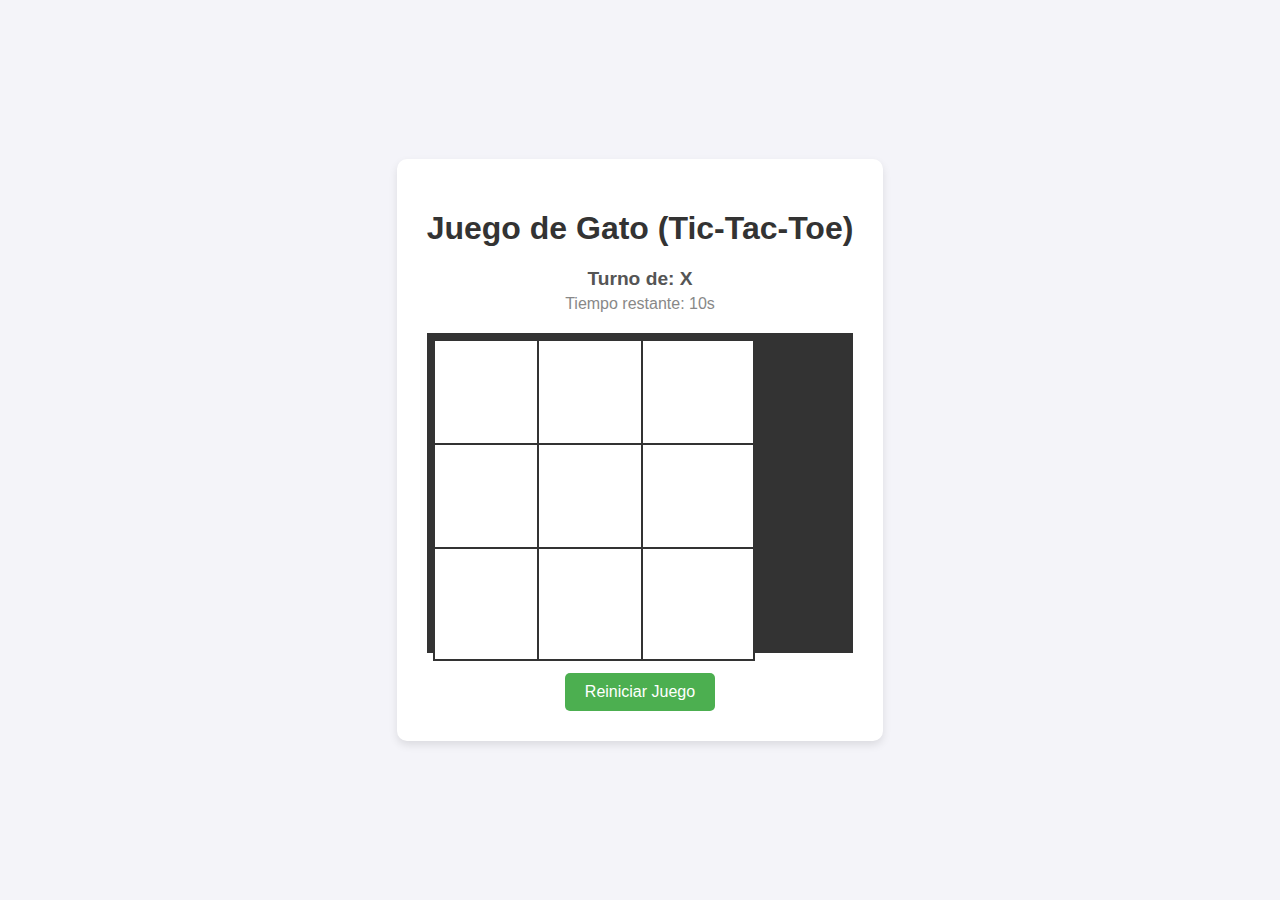
<file: Tiktak/index.html>
<!DOCTYPE html>
<html lang="es">
<head>
    <meta charset="UTF-8">
    <meta name="viewport" content="width=device-width, initial-scale=1.0">
    <title>Juego de Gato</title>
    <link rel="stylesheet" href="style.css">
</head>
<body style="margin: 0; padding: 0; overflow-x: hidden;">
    <div class="container">
        <h1>Juego de Gato (Tic-Tac-Toe)</h1>
        <div id="status">Turno de: **X**</div>

        <div class="board" id="board">
            <div class="cell" data-index="0"></div>
            <div class="cell" data-index="1"></div>
            <div class="cell" data-index="2"></div>
            <div class="cell" data-index="3"></div>
            <div class="cell" data-index="4"></div>
            <div class="cell" data-index="5"></div>
            <div class="cell" data-index="6"></div>
            <div class="cell" data-index="7"></div>
            <div class="cell" data-index="8"></div>
        </div>

        <button id="reset-button">Reiniciar Juego</button>
    </div>

    <script src="script.js"></script>
</body>
</html>
</file>
<file: Tiktak/style.css>
/* ... (body, container, h1, #status, #timer-display se quedan igual) ... */
body {
    font-family: Arial, sans-serif;
    display: flex;
    justify-content: center;
    align-items: center;
    min-height: 100vh;
    margin: 0;
    background-color: #f4f4f9;
}

.container {
    text-align: center;
    background: white;
    padding: 30px;
    border-radius: 10px;
    box-shadow: 0 4px 8px rgba(0, 0, 0, 0.1);
}

h1 {
    color: #333;
}

#status {
    margin: 20px 0 0;
    font-size: 1.2em;
    font-weight: bold;
    color: #555;
}

#timer-display {
    margin: 5px 0 20px;
    font-size: 1em;
    color: #888;
    font-weight: normal;
}

.board {
    display: grid;
    grid-template-columns: repeat(3, 100px);
    grid-template-rows: repeat(3, 100px);
    gap: 5px;
    margin: 0 auto 20px;
    border: 3px solid #333;
    background-color: #333;
    position: relative; /* 👈 MUY IMPORTANTE: Para posicionar la línea */
}

.cell {
    width: 100px;
    height: 100px;
    background-color: #fff;
    display: flex;
    justify-content: center;
    align-items: center;
    font-size: 3em;
    font-weight: bold;
    cursor: pointer;
    transition: background-color 0.2s;
    user-select: none;
    /* ❗️Quitamos 'position: relative' y 'overflow: hidden' de aquí */
}

.cell:hover {
    background-color: #e9e9e9;
}

/* Estilos específicos para X y O */
.cell.x {
    color: #ff5722; /* Naranja */
}

.cell.o {
    color: #2196f3; /* Azul */
}

#reset-button {
    padding: 10px 20px;
    font-size: 1em;
    cursor: pointer;
    background-color: #4CAF50; /* Verde */
    color: white;
    border: none;
    border-radius: 5px;
    transition: background-color 0.3s;
}

#reset-button:hover {
    background-color: #45a049;
}

/* ===========================================
   ⛔️ BORRA TODAS LAS REGLAS VIEJAS DE 
   '.cell.winning-cell::after' QUE TE DI ANTES.
   =========================================== */


/* ===========================================
         ✅ NUEVO: Estilo para la LÍNEA ÚNICA
   (Este es el reemplazo de toda la sección borrada)
=========================================== */
.board[class*='win-condition-']::after {
    content: '';
    position: absolute;
    background-color: #222; /* Línea negra/gris oscura */
    z-index: 10; /* Para que esté por encima de X/O */
    height: 6px; /* Grosor de la línea */
    border-radius: 3px;
    /* Las dimensiones y posición se definen abajo */
}

/* --- FILAS --- */
/* Fila 1 (índice 0) */
.board.win-condition-0::after {
    width: 310px; /* Ancho total del grid (100*3 + 5*2) */
    top: 50px;    /* Mitad de la primera celda */
    left: 0;
}
/* Fila 2 (índice 1) */
.board.win-condition-1::after {
    width: 310px;
    top: 155px;   /* 100px (celda 1) + 5px (gap) + 50px (mitad celda 2) */
    left: 0;
}
/* Fila 3 (índice 2) */
.board.win-condition-2::after {
    width: 310px;
    top: 260px;   /* 200px (celdas 1,2) + 10px (gaps) + 50px (mitad celda 3) */
    left: 0;
}

/* --- COLUMNAS --- */
/* Columna 1 (índice 3) */
.board.win-condition-3::after {
    height: 310px; /* Alto total del grid */
    width: 6px;
    top: 0;
    left: 50px;
}
/* Columna 2 (índice 4) */
.board.win-condition-4::after {
    height: 310px;
    width: 6px;
    top: 0;
    left: 155px; /* 100px (celda 1) + 5px (gap) + 50px (mitad celda 2) */
}
/* Columna 3 (índice 5) */
.board.win-condition-5::after {
    height: 310px;
    width: 6px;
    top: 0;
    left: 260px;
}

/* --- DIAGONALES --- */
/* Diagonal 1 (índice 6) */
.board.win-condition-6::after {
    width: 390px; /* Más larga para cruzar (aprox. 310 * sqrt(2)) */
    top: 155px;   /* Centro del tablero */
    left: 155px;  /* Centro del tablero */
    transform-origin: center;
    transform: translate(-50%, -50%) rotate(45deg);
}
/* Diagonal 2 (índice 7) */
.board.win-condition-7::after {
    width: 390px;
    top: 155px;
    left: 155px;
    transform-origin: center;
    transform: translate(-50%, -50%) rotate(-45deg);
}
</file>
